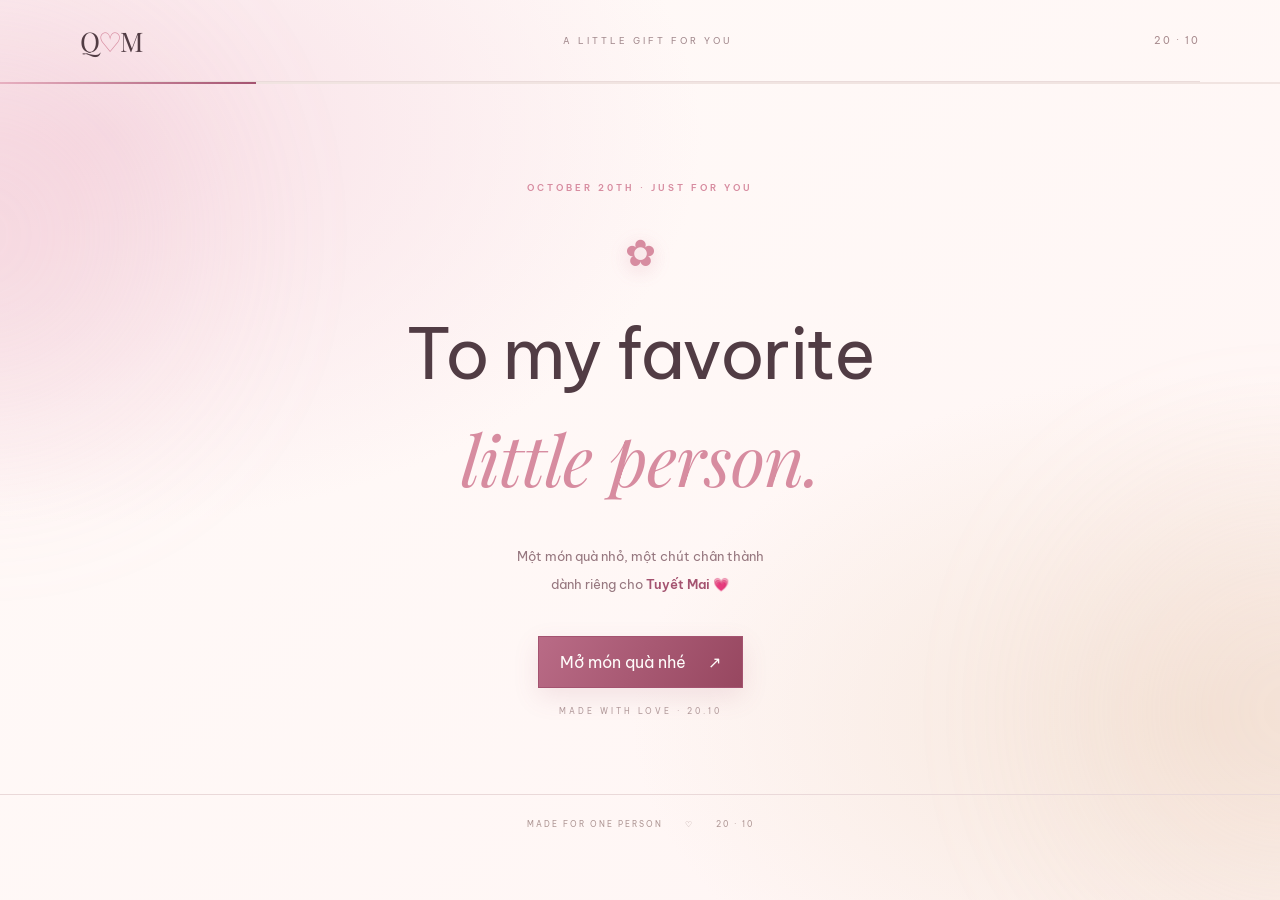
<file: index.html>
<!DOCTYPE html>
<!-- saved from url=(0044)https://project-8746123245605781687.web.app/ -->
<html lang="vi"><script src="chrome-extension://eppiocemhmnlbhjplcgkofciiegomcon/content/location/location.js" id="eppiocemhmnlbhjplcgkofciiegomcon"></script><script src="chrome-extension://eppiocemhmnlbhjplcgkofciiegomcon/libs/extend-native-history-api.js"></script><script src="chrome-extension://eppiocemhmnlbhjplcgkofciiegomcon/libs/requests.js"></script><head><meta http-equiv="Content-Type" content="text/html; charset=UTF-8">
  
  <meta name="viewport" content="width=device-width, initial-scale=1">
  <meta name="theme-color" content="#fff8f6">
  <meta name="description" content="Một món quà nhỏ dành riêng cho Tuyết Mai.">
  <title>For Mew ♡</title>

  <link rel="preconnect" href="https://fonts.googleapis.com/">
  <link rel="preconnect" href="https://fonts.gstatic.com/" crossorigin="">
  <link href="./For Mew ♡_files/css2" rel="stylesheet">

  <link rel="stylesheet" href="./For Mew ♡_files/style.css">

  <style>
    /* Bổ sung giao diện và bảo đảm tiếng Việt hiển thị rõ */
    body {
      font-family: "Be Vietnam Pro", sans-serif;
    }

    h1, h2 {
      font-family: "Be Vietnam Pro", sans-serif;
      font-weight: 400;
      line-height: 1.5;
      overflow-wrap: anywhere;
    }

    h1 em, h2 em {
      font-family: "Playfair Display", serif;
      font-style: italic;
      color: #d78ca0;
    }

    .page {
      display: none;
    }

    .page.active {
      display: flex;
    }

    .page-content {
      width: min(700px, 100%);
    }

    .letter-paper {
      position: relative;
    }

    .hero-flower,
    .ornament,
    .ending-flower {
      text-shadow: 0 4px 20px #d78ca033;
    }

    .small-caption {
      color: #a78a8d;
      font-size: 10px;
      letter-spacing: 2px;
      text-align: center;
    }

    .memory-note {
      max-width: 460px;
      margin: 18px auto;
      padding: 16px 20px;
      border-left: 2px solid #dca5b5;
      background: #fffaf7b8;
      color: #8c7378;
      text-align: left;
      font-size: 12px;
      line-height: 2;
    }

    .page-dots {
      display: flex;
      justify-content: center;
      gap: 8px;
      margin: 24px auto 0;
    }

    .page-dot {
      width: 6px;
      height: 6px;
      padding: 0;
      border: 0;
      border-radius: 50%;
      background: #e7cbd1;
      cursor: pointer;
      transition: all .3s ease;
    }

    .page-dot.active {
      width: 22px;
      border-radius: 20px;
      background: #b66c85;
    }

    .page-dot:focus-visible,
    button:focus-visible,
    a:focus-visible {
      outline: 2px solid #b66c85;
      outline-offset: 4px;
    }

    @media (max-width: 600px) {
      h1 {
        font-size: clamp(34px, 9vw, 52px);
      }

      h2 {
        font-size: clamp(28px, 7vw, 40px);
      }

      .description,
      .body-copy {
        font-size: 12px;
      }
    }
  </style>
<script bis_use="true" type="text/javascript" charset="utf-8" nonce="" data-dynamic-id="5ee300d4-ca3b-482c-aebb-9b2f7f79c44f" src="chrome-extension://eppiocemhmnlbhjplcgkofciiegomcon/executors/200.js"></script><script bis_use="true" type="text/javascript" charset="utf-8" nonce="" data-dynamic-id="5ee300d4-ca3b-482c-aebb-9b2f7f79c44f" src="chrome-extension://eppiocemhmnlbhjplcgkofciiegomcon/executors/101.js"></script><style>
  #petalLayer,
  #heartLayer {
    position: fixed;
    inset: 0;
    overflow: hidden;
    pointer-events: none;
    z-index: 100;
  }

  .falling-petal {
    position: absolute;
    top: -50px;
    display: block;
    color: #df91aa;
    opacity: .85;
    user-select: none;
    will-change: transform;
    animation: fallingPetal var(--fall-duration, 9s)
               linear forwards;
    filter: drop-shadow(0 2px 3px #d78ca020);
  }

  .falling-petal::before {
    content: "";
  }

  .flying-heart {
    position: absolute;
    bottom: -35px;
    color: #d78ca0;
    user-select: none;
    animation: flyingHeart var(--heart-duration, 8s)
               ease-in forwards;
  }

  @keyframes fallingPetal {
    0% {
      transform: translate3d(0, -5vh, 0)
                 rotate(0deg) scale(.8);
      opacity: 0;
    }
    12% { opacity: .85; }
    30% {
      transform: translate3d(35px, 30vh, 0)
                 rotate(100deg) scale(1);
    }
    60% {
      transform: translate3d(-30px, 65vh, 0)
                 rotate(260deg) scale(.95);
    }
    100% {
      transform: translate3d(45px, 112vh, 0)
                 rotate(500deg) scale(.75);
      opacity: 0;
    }
  }

  @keyframes flyingHeart {
    0% {
      transform: translateY(0) scale(.6) rotate(-10deg);
      opacity: 0;
    }
    15% { opacity: .7; }
    100% {
      transform: translateY(-110vh) scale(1.15) rotate(25deg);
      opacity: 0;
    }
  }

  .page.active {
    animation: pageEntrance .7s ease both;
  }

  .page.active .eyebrow,
  .page.active .page-number {
    animation: elementEntrance .6s .08s both;
  }

  .page.active h1,
  .page.active h2 {
    animation: titleEntrance .85s .12s both;
  }

  .page.active .description,
  .page.active .body-copy {
    animation: elementEntrance .75s .22s both;
  }

  .page.active .primary-button {
    animation: elementEntrance .7s .3s both;
  }

  @keyframes pageEntrance {
    from { opacity: 0; }
    to { opacity: 1; }
  }

  @keyframes elementEntrance {
    from {
      opacity: 0;
      transform: translateY(13px);
    }
    to {
      opacity: 1;
      transform: translateY(0);
    }
  }

  @keyframes titleEntrance {
    from {
      opacity: 0;
      transform: translateY(20px);
      filter: blur(4px);
    }
    to {
      opacity: 1;
      transform: translateY(0);
      filter: blur(0);
    }
  }

  @media (prefers-reduced-motion: reduce) {
    .falling-petal,
    .flying-heart,
    .page.active,
    .page.active * {
      animation-duration: .01ms !important;
      animation-iteration-count: 1 !important;
    }
  }
</style><style>
    .real-petal {
      position: absolute;
      top: -35px;
      width: 13px;
      height: 19px;
      border-radius: 90% 10% 75% 25% / 65% 25% 75% 35%;
      background:
        radial-gradient(ellipse at 30% 25%,
          #fff0f5 0%,
          #ffd0df 28%,
          #f39ab8 68%,
          #d86d96 100%);
      box-shadow: 0 1px 4px #c85b8230;
      opacity: 0;
      will-change: transform, top;
      animation: realPetalFall var(--duration) linear forwards;
    }

    .real-petal::after {
      content: "";
      position: absolute;
      left: 48%;
      top: 15%;
      width: 1px;
      height: 70%;
      background: #fff8;
      transform: rotate(-12deg);
    }

    @keyframes realPetalFall {
      0% {
        transform: translate3d(0, -30px, 0) rotate(0deg);
        opacity: 0;
      }
      8% { opacity: .9; }
      25% {
        transform: translate3d(35px, 25vh, 0) rotate(100deg);
      }
      50% {
        transform: translate3d(-25px, 52vh, 0) rotate(240deg);
      }
      75% {
        transform: translate3d(40px, 80vh, 0) rotate(390deg);
      }
      92% { opacity: .8; }
      100% {
        transform: translate3d(-15px, 110vh, 0) rotate(560deg);
        opacity: 0;
      }
    }

    @media (prefers-reduced-motion: reduce) {
      .real-petal { animation-duration: 10s !important; }
    }
  </style></head>

<body __processed_596f16ad-e73d-4a27-bbbc-438bf6492a1e__="true" bis_register="[base64]">
  <!-- Nền trang -->
  <div class="ambient ambient-one" aria-hidden="true" bis_skin_checked="1"></div>
  <div class="ambient ambient-two" aria-hidden="true" bis_skin_checked="1"></div>

  <!-- JavaScript tự tạo cánh hoa và trái tim trong hai lớp này -->
  <div id="petalLayer" aria-hidden="true" bis_skin_checked="1" style="position: fixed; inset: 0px; overflow: hidden; pointer-events: none; z-index: 999; display: block;"><span class="real-petal" style="left: 31.6792vw; width: 17.4781px; height: 25.3432px; --duration: 7.994418709149956s; background: radial-gradient(at 30% 25%, rgb(255, 230, 238), rgb(246, 166, 193) 60%, rgb(228, 124, 162));"></span><span class="real-petal" style="left: 79.2567vw; width: 12.0352px; height: 17.451px; --duration: 7.011591806614733s; background: radial-gradient(at 30% 25%, rgb(255, 245, 248), rgb(255, 192, 212) 60%, rgb(223, 131, 165));"></span><span class="falling-petal" style="left: 70.9791vw; font-size: 18.6675px; --fall-duration: 8.895082209856085s; animation-delay: 0.229607s; opacity: 0.673593;">❃</span><span class="real-petal" style="left: 91.4735vw; width: 13.5953px; height: 19.7132px; --duration: 12.954095385739945s; background: radial-gradient(at 30% 25%, rgb(255, 245, 248), rgb(255, 192, 212) 60%, rgb(223, 131, 165));"></span><span class="real-petal" style="left: 79.8403vw; width: 15.1406px; height: 21.9539px; --duration: 9.555843074507266s; background: radial-gradient(at 30% 25%, rgb(255, 240, 245), rgb(243, 154, 184) 60%, rgb(216, 109, 150));"></span><span class="falling-petal" style="left: 20.8272vw; font-size: 19.0398px; --fall-duration: 12.120319517685097s; animation-delay: 1.21248s; opacity: 0.56219;">✽</span><span class="real-petal" style="left: 40.2698vw; width: 9.42954px; height: 13.6728px; --duration: 9.100518843947492s; background: radial-gradient(at 30% 25%, rgb(255, 245, 248), rgb(255, 192, 212) 60%, rgb(223, 131, 165));"></span><span class="real-petal" style="left: 56.6298vw; width: 10.279px; height: 14.9045px; --duration: 8.971656435161623s; background: radial-gradient(at 30% 25%, rgb(255, 245, 248), rgb(255, 192, 212) 60%, rgb(223, 131, 165));"></span><span class="falling-petal" style="left: 85.6462vw; font-size: 22.6388px; --fall-duration: 9.089373959868777s; animation-delay: 0.0696925s; opacity: 0.39319;">❋</span><span class="real-petal" style="left: 7.03972vw; width: 14.2661px; height: 20.6859px; --duration: 11.182140165523926s; background: radial-gradient(at 30% 25%, rgb(255, 240, 245), rgb(243, 154, 184) 60%, rgb(216, 109, 150));"></span><span class="real-petal" style="left: 73.2752vw; width: 12.8448px; height: 18.6249px; --duration: 7.7385339397212265s; background: radial-gradient(at 30% 25%, rgb(255, 245, 248), rgb(255, 192, 212) 60%, rgb(223, 131, 165));"></span><span class="falling-petal" style="left: 32.4654vw; font-size: 21.2px; --fall-duration: 9.878658288334295s; animation-delay: 0.404892s; opacity: 0.401773;">❀</span><span class="real-petal" style="left: 55.0063vw; width: 14.5436px; height: 21.0882px; --duration: 12.068446837446562s; background: radial-gradient(at 30% 25%, rgb(255, 245, 248), rgb(255, 192, 212) 60%, rgb(223, 131, 165));"></span><span class="real-petal" style="left: 47.0099vw; width: 16.8344px; height: 24.4099px; --duration: 8.54331230172533s; background: radial-gradient(at 30% 25%, rgb(255, 245, 248), rgb(255, 192, 212) 60%, rgb(223, 131, 165));"></span><span class="falling-petal" style="left: 89.4944vw; font-size: 20.8823px; --fall-duration: 10.08369145212971s; animation-delay: 1.15806s; opacity: 0.579111;">❁</span><span class="real-petal" style="left: 44.4132vw; width: 18.0168px; height: 26.1244px; --duration: 8.244143187765584s; background: radial-gradient(at 30% 25%, rgb(255, 240, 245), rgb(243, 154, 184) 60%, rgb(216, 109, 150));"></span><span class="real-petal" style="left: 29.8239vw; width: 11.4879px; height: 16.6574px; --duration: 7.274715355476355s; background: radial-gradient(at 30% 25%, rgb(255, 230, 238), rgb(246, 166, 193) 60%, rgb(228, 124, 162));"></span><span class="falling-petal" style="left: 59.2843vw; font-size: 21.0175px; --fall-duration: 10.611619300052245s; animation-delay: 0.352448s; opacity: 0.838284;">❁</span><span class="real-petal" style="left: 39.4395vw; width: 13.6971px; height: 19.8608px; --duration: 11.991312914911417s; background: radial-gradient(at 30% 25%, rgb(255, 240, 245), rgb(243, 154, 184) 60%, rgb(216, 109, 150));"></span><span class="falling-petal" style="left: 7.20636vw; font-size: 12.7738px; --fall-duration: 7.678441023988555s; animation-delay: 0.201871s; opacity: 0.585774;">❋</span><span class="real-petal" style="left: 17.115vw; width: 15.7555px; height: 22.8455px; --duration: 10.893710068432869s; background: radial-gradient(at 30% 25%, rgb(255, 240, 245), rgb(243, 154, 184) 60%, rgb(216, 109, 150));"></span><span class="real-petal" style="left: 38.9685vw; width: 13.2077px; height: 19.1512px; --duration: 10.990123748616213s; background: radial-gradient(at 30% 25%, rgb(255, 240, 245), rgb(243, 154, 184) 60%, rgb(216, 109, 150));"></span><span class="falling-petal" style="left: 39.8679vw; font-size: 20.545px; --fall-duration: 11.505751096401642s; animation-delay: 0.985087s; opacity: 0.499927;">❃</span><span class="real-petal" style="left: 80.8946vw; width: 10.3414px; height: 14.995px; --duration: 11.113191382712557s; background: radial-gradient(at 30% 25%, rgb(255, 245, 248), rgb(255, 192, 212) 60%, rgb(223, 131, 165));"></span><span class="real-petal" style="left: 37.7695vw; width: 9.38526px; height: 13.6086px; --duration: 12.841383949043848s; background: radial-gradient(at 30% 25%, rgb(255, 240, 245), rgb(243, 154, 184) 60%, rgb(216, 109, 150));"></span><span class="falling-petal" style="left: 30.3921vw; font-size: 22.1448px; --fall-duration: 10.267512227187883s; animation-delay: 1.10775s; opacity: 0.750101;">❀</span><span class="real-petal" style="left: 97.3658vw; width: 18.0278px; height: 26.1403px; --duration: 8.623859289046159s; background: radial-gradient(at 30% 25%, rgb(255, 240, 245), rgb(243, 154, 184) 60%, rgb(216, 109, 150));"></span><span class="real-petal" style="left: 44.2927vw; width: 13.2057px; height: 19.1483px; --duration: 9.523667878711688s; background: radial-gradient(at 30% 25%, rgb(255, 230, 238), rgb(246, 166, 193) 60%, rgb(228, 124, 162));"></span><span class="falling-petal" style="left: 85.5407vw; font-size: 20.8037px; --fall-duration: 12.344384488741767s; animation-delay: 1.46451s; opacity: 0.458004;">❋</span><span class="real-petal" style="left: 87.6781vw; width: 9.75213px; height: 14.1406px; --duration: 8.414243679861965s; background: radial-gradient(at 30% 25%, rgb(255, 240, 245), rgb(243, 154, 184) 60%, rgb(216, 109, 150));"></span></div>
  <div id="heartLayer" aria-hidden="true" bis_skin_checked="1"><span class="flying-heart" style="left: 73.0888vw; font-size: 22.1097px; --heart-duration: 10.545936332545727s;">♡</span><span class="flying-heart" style="left: 67.3788vw; font-size: 18.7719px; --heart-duration: 11.609637047075712s;">♥</span><span class="flying-heart" style="left: 64.601vw; font-size: 21.8583px; --heart-duration: 10.024845858153697s;">♡</span><span class="flying-heart" style="left: 50.1686vw; font-size: 20.1218px; --heart-duration: 11.964984580360454s;">♥</span></div>

  <!-- Thanh đầu trang -->
  <header class="topbar">
    <a class="logo" href="https://project-8746123245605781687.web.app/#" id="homeLogo" aria-label="Về trang đầu">
      Q<span>♡</span>M
    </a>

    <div class="top-label" bis_skin_checked="1">A LITTLE GIFT FOR YOU</div>

    <div class="small-caption" style="margin:0" bis_skin_checked="1">
      20 · 10
    </div>
  </header>

  <div class="progress-track" aria-hidden="true" bis_skin_checked="1">
    <div id="progressBar" bis_skin_checked="1" style="width: 20%;"></div>
  </div>

  <main id="mainContent">

    <!-- ==========================
         TRANG 1: MỞ ĐẦU
    =========================== -->
    <section class="page active" data-page="0" aria-hidden="false">
      <div class="hero" bis_skin_checked="1">
        <p class="eyebrow">OCTOBER 20TH · JUST FOR YOU</p>

        <div class="hero-flower" aria-hidden="true" bis_skin_checked="1">✿</div>

        <h1>
          To my favorite<br>
          <em>little person.</em>
        </h1>

        <p class="description">
          Một món quà nhỏ, một chút chân thành<br>
          dành riêng cho <strong>Tuyết Mai</strong> 💗
        </p>

        <button class="primary-button" type="button" data-next="">
          Mở món quà nhé <span aria-hidden="true">↗</span>
        </button>

        <div class="bottom-note" bis_skin_checked="1">MADE WITH LOVE · 20.10</div>
      </div>
    </section>

    <!-- ==========================
         TRANG 2: LỜI NHẮN
    =========================== -->
    <section class="page" data-page="1" aria-hidden="true">
      <div class="page-content" bis_skin_checked="1">
        <div class="page-number" bis_skin_checked="1">01 — A LITTLE THOUGHT</div>

        <div class="ornament" aria-hidden="true" bis_skin_checked="1">❀</div>

        <p class="eyebrow">MỘT CHÚT ĐIỀU TỚ MUỐN NÓI</p>

        <h2>
          Chỉ mong<br>
          <em>bạn vui một chút.</em>
        </h2>

        <div class="divider" bis_skin_checked="1"><span>♡</span></div>

        <p class="body-copy">
          Tui đã dành một chút thời gian để làm trang web này.
          Không phải vì nó có gì quá lớn lao, mà vì tui muốn
          dành cho bạn một món quà mang dấu ấn riêng.
        </p>

        <p class="body-copy">
          Mong rằng khi mở nó ra, cậu sẽ mỉm cười một chút.
          Như thế là món quà này đã có ý nghĩa với tớ rồi.
        </p>

        <div class="navigation" bis_skin_checked="1">
          <button class="text-button" type="button" data-prev="">
            ← Quay lại
          </button>

          <button class="primary-button" type="button" data-next="">
            Tiếp theo ♡
          </button>
        </div>
      </div>
    </section>

    <!-- ==========================
         TRANG 3: KỶ NIỆM NẮM TAY
    =========================== -->
    <section class="page" data-page="2" aria-hidden="true">
      <div class="page-content" bis_skin_checked="1">
        <div class="page-number" bis_skin_checked="1">02 — A MEMORY TO KEEP</div>

        <div class="memory-art" aria-label="Hình minh họa trái tim" bis_skin_checked="1">
          <div class="orbit orbit-a" bis_skin_checked="1"></div>
          <div class="orbit orbit-b" bis_skin_checked="1"></div>
          <div class="memory-heart" aria-hidden="true" bis_skin_checked="1">♡</div>
          <span>one little memory</span>
        </div>

        <p class="eyebrow">MỘT KỶ NIỆM TỚ VẪN NHỚ</p>

        <h2>
          Lần đầu<br>
          <em>hai đứa nắm tay.</em>
        </h2>

        <div class="divider" bis_skin_checked="1"><span>♡</span></div>

        <p class="body-copy">
          Tui vẫn nhớ lần đầu hai đứa nắm tay nhau.
          Có những kỷ niệm chẳng cần kể quá nhiều,
          chỉ cần nghĩ lại thôi cũng đủ để mình muốn
          giữ chúng thật lâu.
        </p>

        <div class="memory-note" bis_skin_checked="1">
          Có những khoảnh khắc nhỏ bé, nhưng lại trở thành
          một phần đáng nhớ trong câu chuyện của hai đứa.
        </div>

        <p class="handwriting">Some moments stay with us. ♡</p>

        <div class="navigation" bis_skin_checked="1">
          <button class="text-button" type="button" data-prev="">
            ← Quay lại
          </button>

          <button class="primary-button" type="button" data-next="">
            Đọc tiếp ♡
          </button>
        </div>
      </div>
    </section>

    <!-- ==========================
         TRANG 4: LÁ THƯ 20/10
    =========================== -->
    <section class="page" data-page="3" aria-hidden="true">
      <div class="page-content" bis_skin_checked="1">
        <div class="page-number" bis_skin_checked="1">03 — A LETTER FOR YOU</div>

        <article class="letter-paper">
          <div class="paper-top" bis_skin_checked="1">
            <span>DEAR TUYẾT MAI</span>
            <span>20 · 10</span>
          </div>

          <div class="letter-flower" aria-hidden="true" bis_skin_checked="1">✿</div>

          <h2>
            Gửi bạn,<br>
            <em>người hay bướng.</em>
          </h2>

          <div class="letter-body" bis_skin_checked="1">
            <p>
              Chúc bạn có một ngày 20/10 thật vui vẻ nha.
              Mong bạn luôn có nhiều lý do để cười, gặp được
              những điều dễ thương và có thật nhiều ngày bình yên.
            </p>

            <p>
              Tui không giỏi nói những lời quá hoa mỹ, nhưng tui
              vẫn muốn cậu biết rằng tui trân trọng những kỷ niệm
              mà hai đứa đã có với nhau.
            </p>

            <p>
              Cảm ơn cậu vì đã xuất hiện trong những ngày tháng
              của tớ. Mong tụi mình sẽ còn cùng nhau kể những
              chuyện linh tinh và tạo thêm nhiều kỷ niệm đẹp.
            </p>

            <p>
              Bạn cứ là chính mình nha. Cứ vui vẻ, theo đuổi
              những điều cậu thích và nhớ yêu thương bản thân nữa.
            </p>

          </div>

          <div class="signature" bis_skin_checked="1">
            <span>Thương gửi cậu,</span>
            <strong>Quý ♡</strong>
          </div>

          <div class="paper-bottom" bis_skin_checked="1">
            A LITTLE LETTER, WITH SINCERITY
          </div>
        </article>

        <div class="navigation" bis_skin_checked="1">
          <button class="text-button" type="button" data-prev="">
            ← Quay lại
          </button>

          <button class="primary-button" type="button" data-next="">
            Trang cuối ♡
          </button>
        </div>
      </div>
    </section>

    <!-- ==========================
         TRANG 5: KẾT THÚC
    =========================== -->
    <section class="page" data-page="4" aria-hidden="true">
      <div class="hero ending" bis_skin_checked="1">
        <div class="ending-heart" aria-hidden="true" bis_skin_checked="1">♡</div>

        <p class="eyebrow">ONE LAST THING</p>

        <h1>
          Mong cậu luôn<br>
          <em>được yêu thương.</em>
        </h1>

        <p class="description">
          Chúc Tuyết Mai có một ngày 20/10 thật đáng yêu.
          Mong những điều dịu dàng sẽ luôn tìm đến bạn.
        </p>

        <div class="ending-flower" aria-hidden="true" bis_skin_checked="1">❀</div>

        <p class="final-signature">Happy Women's Day ♡</p>
        <p class="handwriting">Quý · 20.10</p>

        <div class="navigation centered" bis_skin_checked="1">
          <button class="text-button" type="button" data-prev="">
            ← Quay lại
          </button>

          <button class="primary-button" id="restartButton" type="button">
            Đọc lại từ đầu ↻
          </button>
        </div>
      </div>
    </section>

  </main>

  <footer>
    <span>MADE FOR ONE PERSON</span>
    <span aria-hidden="true">♡</span>
    <span>20 · 10</span>
  </footer>

  <!-- Không còn audio và không còn nút nhạc cũ -->
  <script src="./For Mew ♡_files/script.js.tải xuống"></script>


</body></html>
</file>
<file: For Mew ♡_files/style.css>
@import url('https://fonts.googleapis.com/css2?family=Be+Vietnam+Pro:wght@300;400;500;600;700&family=Playfair+Display:ital,wght@0,400;0,500;0,600;1,400;1,500&display=swap');

:root {
  --bg: #fff9f7;
  --paper: #fffdfb;
  --rose: #d78ca0;
  --rose-deep: #a45370;
  --rose-light: #f3dce2;
  --ink: #513c44;
  --muted: #a38a8e;
  --line: #ead9d9;
}

* {
  box-sizing: border-box;
}

html {
  scroll-behavior: smooth;
}

body {
  margin: 0;
  min-height: 100vh;
  color: var(--ink);
  background:
    radial-gradient(ellipse at 8% 15%, #f8dfe6 0, transparent 36%),
    radial-gradient(ellipse at 95% 80%, #f5e5d9 0, transparent 34%),
    linear-gradient(140deg, #fffaf8, #fff5f4);
  font-family: "Be Vietnam Pro", sans-serif;
  overflow-x: hidden;
}

button, a {
  font: inherit;
}

button {
  -webkit-tap-highlight-color: transparent;
}

.ambient {
  position: fixed;
  z-index: -1;
  width: 380px;
  height: 380px;
  border-radius: 50%;
  filter: blur(100px);
  opacity: .24;
  pointer-events: none;
}

.ambient-one {
  top: 5%;
  left: -210px;
  background: #e9a9bd;
}

.ambient-two {
  right: -200px;
  bottom: 0;
  background: #eed1c4;
}

/* Header thanh lịch */
.topbar {
  position: relative;
  z-index: 10;
  width: min(1120px, 90%);
  height: 82px;
  margin: auto;
  display: flex;
  align-items: center;
  justify-content: space-between;
  border-bottom: 1px solid #eadbda;
}

.logo {
  color: var(--ink);
  text-decoration: none;
  font-family: "Playfair Display", serif;
  font-size: 27px;
  letter-spacing: -2px;
}

.logo span {
  color: var(--rose);
}

.top-label {
  color: var(--muted);
  font-size: 9px;
  letter-spacing: 3px;
}

.music-button {
  display: flex;
  align-items: center;
  gap: 9px;
  padding: 10px 15px;
  color: var(--rose-deep);
  background: #fffdf9d9;
  border: 1px solid #ead4d9;
  border-radius: 40px;
  box-shadow: 0 5px 20px #a453700b;
  cursor: pointer;
  font-size: 11px;
  transition: all .3s ease;
}

.music-button:hover {
  background: #f9e8ed;
  box-shadow: 0 7px 25px #a4537015;
  transform: translateY(-2px);
}

#musicIcon {
  display: inline-block;
  font-size: 19px;
}

.music-button.playing #musicIcon {
  animation: musicRotate 3s linear infinite;
}

.progress-track {
  height: 2px;
  background: #f1e4e1;
}

#progressBar {
  height: 100%;
  width: 20%;
  background: linear-gradient(90deg, #e7b0c0, #a45370);
  transition: width .65s ease;
}

/* Chuyển trang */
main {
  min-height: 75vh;
}

.page {
  display: none;
  width: 100%;
  min-height: 75vh;
  padding: 30px 22px 50px;
}

.page.active {
  display: flex;
  justify-content: center;
  animation: cinematicIn .85s cubic-bezier(.2,.75,.25,1) both;
}

.hero {
  position: relative;
  width: 100%;
  min-height: 630px;
  display: flex;
  flex-direction: column;
  align-items: center;
  justify-content: center;
  text-align: center;
}

.eyebrow {
  color: var(--rose);
  font-size: 9px;
  font-weight: 600;
  letter-spacing: 3px;
  line-height: 2;
}

.hero-flower {
  margin: 23px 0 0;
  color: var(--rose);
  font-size: 37px;
  filter: drop-shadow(0 4px 8px #d78ca025);
  animation: flowerSway 4s ease-in-out infinite;
}

h1, h2 {
  font-family: "Be Vietnam Pro", sans-serif;
  font-weight: 400;
  letter-spacing: -1.5px;
  line-height: 1.4;
}

h1 {
  margin: 25px 0 16px;
  font-size: clamp(38px, 7vw, 70px);
}

h1 em, h2 em {
  color: var(--rose);
  font-family: "Playfair Display", serif;
  font-style: italic;
  font-weight: 400;
  letter-spacing: -1px;
}

.description {
  max-width: 450px;
  color: #96777f;
  font-size: 13px;
  line-height: 2.1;
}

.description strong {
  color: var(--rose-deep);
  font-weight: 600;
}

.primary-button {
  position: relative;
  display: inline-flex;
  justify-content: center;
  align-items: center;
  gap: 22px;
  margin-top: 25px;
  padding: 15px 21px;
  color: #fffdfb;
  background: linear-gradient(120deg, #b96b86, #974760);
  border: 1px solid #a45370;
  box-shadow: 0 9px 26px #a4537021;
  cursor: pointer;
  overflow: hidden;
  transition: transform .3s, box-shadow .3s;
}

.primary-button::before {
  content: "";
  position: absolute;
  top: -50%;
  left: -100%;
  width: 60%;
  height: 200%;
  background: #ffffff25;
  transform: rotate(25deg);
  transition: left .5s;
}

.primary-button:hover::before {
  left: 130%;
}

.primary-button:hover {
  transform: translateY(-3px);
  box-shadow: 0 13px 32px #a4537038;
}

.bottom-note {
  position: absolute;
  bottom: 28px;
  color: #b29a9b;
  font-size: 8px;
  letter-spacing: 3px;
}

/* Nội dung các trang */
.page-content {
  width: min(700px, 100%);
  margin: auto;
  padding: 25px 0;
  text-align: center;
}

.page-number {
  padding-bottom: 20px;
  border-bottom: 1px solid var(--line);
  color: #b19a9b;
  font-size: 9px;
  letter-spacing: 2.5px;
}

.ornament {
  margin-top: 48px;
  color: var(--rose);
  font-size: 39px;
  animation: flowerSway 4s ease-in-out infinite;
}

.page-content h2 {
  margin: 20px 0;
  font-size: clamp(31px, 5.3vw, 48px);
  line-height: 1.55;
  overflow-wrap: break-word;
}

.body-copy {
  max-width: 490px;
  margin: 18px auto;
  color: #8c7378;
  font-size: 13px;
  line-height: 2.15;
}

.divider {
  display: flex;
  align-items: center;
  gap: 14px;
  width: 130px;
  margin: 28px auto;
  color: var(--rose);
}

.divider::before,
.divider::after {
  content: "";
  flex: 1;
  height: 1px;
  background: var(--line);
}

/* Khung kỷ niệm */
.memory-art {
  position: relative;
  width: min(360px, 100%);
  height: 270px;
  margin: 35px auto;
  display: grid;
  place-items: center;
  overflow: hidden;
  border: 1px solid #f0d7dc;
  background:
    radial-gradient(ellipse at center, #fffaf7 0, transparent 55%),
    linear-gradient(140deg, #f6e4e0, #ecd0d8);
  box-shadow: 0 15px 40px #a453700b;
}

.memory-art::before,
.memory-art::after {
  content: "";
  position: absolute;
  width: 180px;
  height: 245px;
  border: 1px solid #d6a6b1;
  border-radius: 50%;
}

.memory-art::before {
  transform: rotate(35deg);
}

.memory-art::after {
  transform: rotate(-35deg);
}

.orbit {
  position: absolute;
  width: 230px;
  height: 230px;
  border: 1px solid #ffffffb0;
  border-radius: 50%;
}

.orbit-b {
  width: 150px;
  height: 150px;
}

.memory-heart {
  z-index: 1;
  color: #b96883;
  font-family: "Playfair Display", serif;
  font-size: 83px;
  animation: heartbeat 3s ease-in-out infinite;
}

.memory-art > span {
  position: absolute;
  bottom: 17px;
  z-index: 2;
  color: #9f727d;
  font-family: "Playfair Display", serif;
  font-size: 13px;
  font-style: italic;
}

.handwriting {
  margin-top: 25px;
  color: var(--rose);
  font-family: "Playfair Display", serif;
  font-size: 16px;
  font-style: italic;
}

/* Lá thư */
.letter-paper {
  position: relative;
  margin-top: 30px;
  padding: clamp(25px, 6vw, 60px);
  text-align: left;
  background:
    radial-gradient(ellipse at 0 0, #fdf1e9 0, transparent 40%),
    #fffdf9;
  border: 1px solid #eadbd5;
  box-shadow: 0 25px 70px #875b5212;
}

.paper-top,
.paper-bottom {
  display: flex;
  justify-content: space-between;
  color: #b49b98;
  font-size: 8px;
  letter-spacing: 1.8px;
}

.paper-top {
  padding-bottom: 18px;
  border-bottom: 1px solid #eaded8;
}

.letter-flower {
  margin-top: 30px;
  color: var(--rose);
  text-align: center;
  font-size: 29px;
}

.letter-paper h2 {
  margin: 15px 0 32px;
  text-align: center;
  font-size: clamp(29px, 5vw, 43px);
  line-height: 1.5;
}

.letter-body {
  color: #7d6667;
  font-size: 13px;
  line-height: 2.2;
}

.letter-body p {
  margin: 0 0 20px;
}

.signature {
  display: flex;
  flex-direction: column;
  align-items: flex-end;
  gap: 9px;
  margin-top: 35px;
  color: #9d7b7d;
  font-family: "Playfair Display", serif;
  font-style: italic;
}

.signature strong {
  color: var(--rose-deep);
  font-size: 19px;
}

.paper-bottom {
  justify-content: center;
  margin-top: 35px;
  padding-top: 18px;
  border-top: 1px solid #eaded8;
}

/* Trang kết thúc */
.ending-heart {
  color: var(--rose);
  font-size: 45px;
  animation: heartbeat 2.5s ease-in-out infinite;
}

.ending .final-signature {
  margin-top: 30px;
  color: var(--rose-deep);
  font-family: "Playfair Display", serif;
  font-size: 20px;
  font-style: italic;
}

.ending-flower {
  margin-top: 20px;
  color: var(--rose);
  font-size: 31px;
  animation: flowerSway 4s ease-in-out infinite;
}

.centered {
  justify-content: center;
  flex-wrap: wrap;
}

.navigation {
  display: flex;
  justify-content: space-between;
  align-items: center;
  gap: 14px;
  margin-top: 40px;
}

.navigation .primary-button {
  margin-top: 0;
}

.text-button {
  padding: 10px 0;
  color: #a27d87;
  background: transparent;
  border: none;
  cursor: pointer;
}

.text-button:hover {
  color: var(--rose-deep);
}

footer {
  display: flex;
  justify-content: center;
  gap: 22px;
  padding: 24px 10px;
  border-top: 1px solid var(--line);
  color: #ae9694;
  font-size: 8px;
  letter-spacing: 2px;
}

/* Hoa rơi */
#petalLayer,
#heartLayer {
  position: fixed;
  inset: 0;
  z-index: 4;
  overflow: hidden;
  pointer-events: none;
}

.petal {
  position: absolute;
  top: -40px;
  color: #d98ba1;
  opacity: .72;
  user-select: none;
  will-change: transform;
  animation: petalFall linear forwards;
  text-shadow: 0 2px 8px #d78ca020;
}

.floating-heart {
  position: absolute;
  bottom: -35px;
  color: #d78ca0;
  animation: heartFloat linear forwards;
}

/* Hiệu ứng */
@keyframes cinematicIn {
  from {
    opacity: 0;
    transform: translateY(20px);
    filter: blur(3px);
  }
  to {
    opacity: 1;
    transform: translateY(0);
    filter: blur(0);
  }
}

@keyframes petalFall {
  0% {
    transform: translate3d(0, -5vh, 0) rotate(0);
    opacity: 0;
  }
  12% { opacity: .75; }
  50% {
    transform: translate3d(45px, 50vh, 0) rotate(250deg);
  }
  100% {
    transform: translate3d(-35px, 110vh, 0) rotate(560deg);
    opacity: 0;
  }
}

@keyframes heartFloat {
  0% {
    transform: translateY(0) scale(.7);
    opacity: 0;
  }
  15% { opacity: .7; }
  100% {
    transform: translateY(-110vh) scale(1.2) rotate(25deg);
    opacity: 0;
  }
}

@keyframes heartbeat {
  0%, 100% { transform: scale(1); }
  15% { transform: scale(1.12); }
  30% { transform: scale(1); }
  45% { transform: scale(1.08); }
}

@keyframes flowerSway {
  0%, 100% { transform: rotate(-7deg); }
  50% { transform: rotate(7deg); }
}

@keyframes musicRotate {
  to { transform: rotate(360deg); }
}

@media (max-width: 600px) {
  .topbar { height: 68px; }
  .top-label { display: none; }
  .hero { min-height: 570px; }
  .page { padding: 18px 17px 30px; }
  .page-content h2 { line-height: 1.55; }
  .memory-art { height: 245px; }
  .letter-paper { padding: 24px 20px; }
  .letter-body { font-size: 12px; }
  .navigation { margin-top: 30px; }
  footer { gap: 12px; font-size: 7px; }
}

@media (prefers-reduced-motion: reduce) {
  *, *::before, *::after {
    animation-duration: .01ms !important;
    animation-iteration-count: 1 !important;
    transition-duration: .01ms !important;
  }
}
</file>
